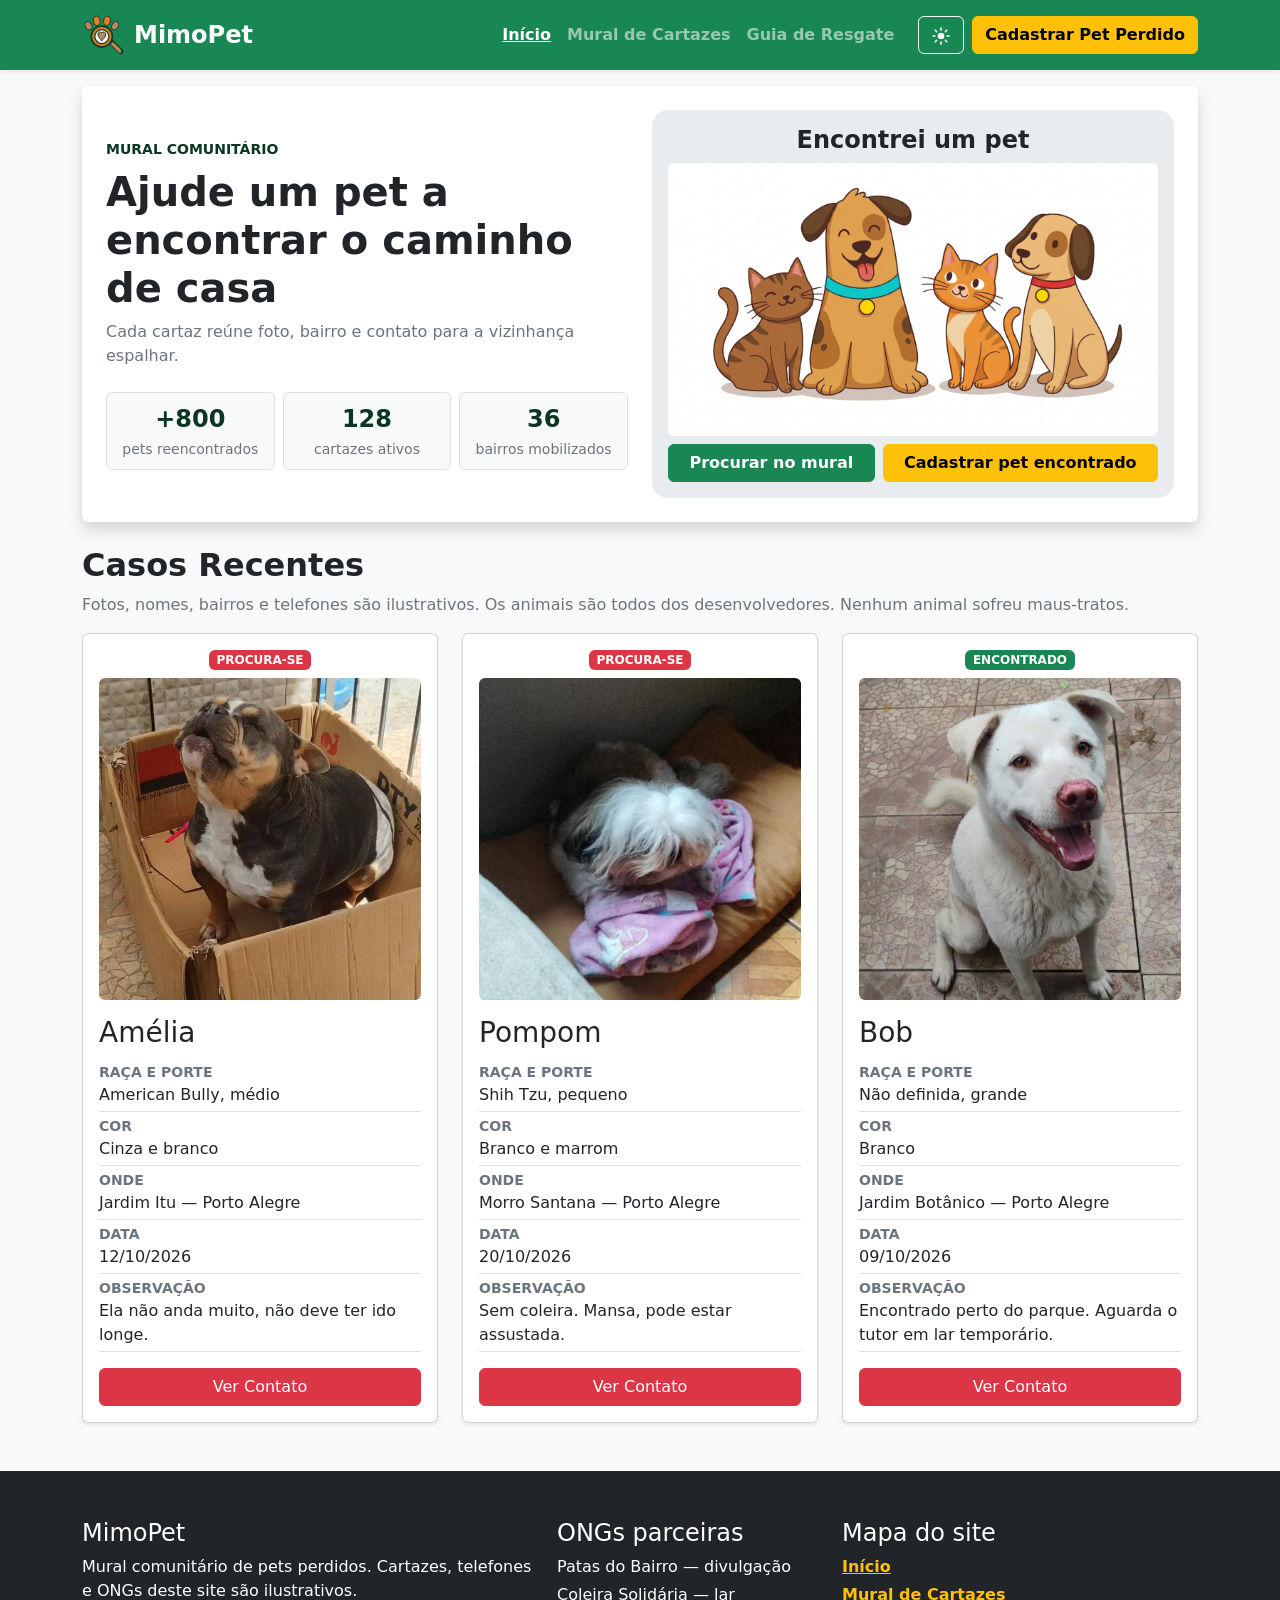
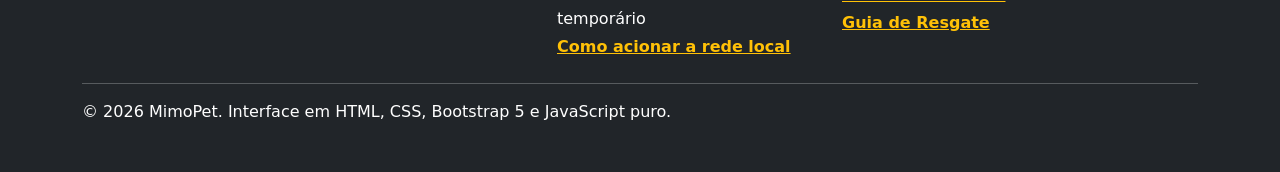
<file: index.html>
<!DOCTYPE html>
<html lang="pt-BR">
  <head>
    <meta charset="UTF-8">
    <meta name="viewport" content="width=device-width, initial-scale=1">
    <meta name="description" content="MimoPet é o mural comunitário para reunir pets perdidos com seus tutores.">
    <meta name="theme-color" content="#198754">
    <script>
      (function () {
        var salvo = null;
        try { salvo = localStorage.getItem("mimo-tema"); } catch (erro) { salvo = null; }
        var escuro = salvo ? salvo === "escuro" : window.matchMedia("(prefers-color-scheme: dark)").matches;
        document.documentElement.setAttribute("data-bs-theme", escuro ? "dark" : "light");
      })();
    </script>
    <title>MimoPet | Ajude um pet a encontrar o caminho de casa</title>
    <link rel="icon" href="images/logo.svg" type="image/svg+xml">
    <link rel="stylesheet" href="https://cdn.jsdelivr.net/npm/bootstrap@5.3.3/dist/css/bootstrap.min.css" integrity="sha384-QWTKZyjpPEjISv5WaRU9OFeRpok6YctnYmDr5pNlyT2bRjXh0JMhjY6hW+ALEwIH" crossorigin="anonymous">
    <link rel="stylesheet" href="css/style.css">
  </head>
  <body class="bg-body-tertiary">
    <a class="visually-hidden-focusable btn btn-warning fw-semibold m-2" href="#conteudo">Ir para o conteúdo</a>

    <header class="sticky-top">
      <nav class="navbar navbar-expand-lg bg-success shadow-sm" data-bs-theme="dark" aria-label="Principal">
        <div class="container">
          <a class="navbar-brand d-flex align-items-center gap-2 fw-bolder fs-4" href="index.html">
            <img class="d-block" src="images/logo.svg" alt="" width="44" height="44">
            MimoPet
          </a>
          <button class="navbar-toggler ms-auto" type="button" data-bs-toggle="collapse" data-bs-target="#menuPrincipal" aria-controls="menuPrincipal" aria-expanded="false" aria-label="Abrir menu">
            <span class="navbar-toggler-icon"></span>
          </button>
          <div class="collapse navbar-collapse py-2 py-lg-0" id="menuPrincipal">
            <ul class="navbar-nav ms-auto">
              <li class="nav-item"><a class="nav-link active text-decoration-underline d-flex align-items-center fw-bold" href="index.html" aria-current="page">Início</a></li>
              <li class="nav-item"><a class="nav-link d-flex align-items-center fw-bold" href="html/mural.html">Mural de Cartazes</a></li>
              <li class="nav-item"><a class="nav-link d-flex align-items-center fw-bold" href="html/guias.html">Guia de Resgate</a></li>
            </ul>
            <div class="d-flex align-items-center justify-content-between gap-3 py-2 py-lg-0 ms-lg-3">
              <span class="fw-semibold text-white d-lg-none">Tema</span>
              <button class="btn btn-outline-light" id="botao-tema" type="button" role="switch" aria-pressed="false" aria-label="Ativar modo escuro">
                <svg id="tema-sol" width="20" height="20" viewBox="0 0 24 24" focusable="false" aria-hidden="true">
                  <circle cx="12" cy="12" r="4" fill="currentColor"></circle>
                  <g fill="none" stroke="currentColor" stroke-width="2" stroke-linecap="round">
                    <path d="M12 2.5v2.2M12 19.3v2.2M2.5 12h2.2M19.3 12h2.2M5.1 5.1l1.6 1.6M17.3 17.3l1.6 1.6M18.9 5.1l-1.6 1.6M6.7 17.3l-1.6 1.6"></path>
                  </g>
                </svg>
                <svg id="tema-lua" width="20" height="20" viewBox="0 0 24 24" focusable="false" aria-hidden="true">
                  <path fill="currentColor" d="M21 12.8A9 9 0 1 1 11.2 3a7 7 0 0 0 9.8 9.8z"></path>
                </svg>
              </button>
            </div>
            <div class="d-grid d-lg-block ms-lg-2">
              <a class="btn btn-warning fw-semibold" href="html/mural.html#cadastrar">Cadastrar Pet Perdido</a>
            </div>
          </div>
        </div>
      </nav>
    </header>

    <main id="conteudo">
      <section class="pt-3" aria-labelledby="titulo-hero">
        <div class="container">
          <div class="card shadow border-0">
            <div class="card-body p-3 p-md-4">
              <div class="row g-3 g-md-4 align-items-center">
                <div class="col-md-6">
                  <p class="text-success-emphasis text-uppercase fw-bold small mb-2">Mural comunitário</p>
                  <h1 id="titulo-hero" class="fw-bold mb-2">Ajude um pet a encontrar o caminho de casa</h1>
                  <p class="text-secondary mb-0">Cada cartaz reúne foto, bairro e contato para a vizinhança espalhar.</p>
                  <ul class="list-unstyled row row-cols-3 g-2 mt-3 mb-0">
                    <li class="col">
                      <div class="border rounded bg-body-tertiary p-2 text-center h-100">
                        <strong class="d-block fs-4 text-success-emphasis" data-contador="800" data-prefixo="+">+0</strong>
                        <span class="small text-secondary">pets reencontrados</span>
                      </div>
                    </li>
                    <li class="col">
                      <div class="border rounded bg-body-tertiary p-2 text-center h-100">
                        <strong class="d-block fs-4 text-success-emphasis" data-contador="128">0</strong>
                        <span class="small text-secondary">cartazes ativos</span>
                      </div>
                    </li>
                    <li class="col">
                      <div class="border rounded bg-body-tertiary p-2 text-center h-100">
                        <strong class="d-block fs-4 text-success-emphasis" data-contador="36">0</strong>
                        <span class="small text-secondary">bairros mobilizados</span>
                      </div>
                    </li>
                  </ul>
                </div>
                <div class="col-md-6">
                  <div class="bg-body-secondary rounded-4 p-3 text-center">
                    <h2 id="titulo-encontrei" class="fw-bold fs-4 mb-0">Encontrei um pet</h2>
                    <img class="img-fluid d-block w-100 object-fit-contain rounded my-2" src="images/encontreiumpet.jpeg" alt="Dois gatos e dois cães sentados lado a lado." width="760" height="340">
                    <div class="d-grid gap-2 d-sm-flex">
                      <a class="btn btn-success fw-semibold flex-grow-1" href="html/mural.html">Procurar no mural</a>
                      <a class="btn btn-warning fw-semibold flex-grow-1" href="html/mural.html#cadastrar-encontrado">Cadastrar pet encontrado</a>
                    </div>
                  </div>
                </div>
              </div>
            </div>
          </div>
        </div>
      </section>

      <section class="pt-4 pb-5" aria-labelledby="titulo-urgentes">
        <div class="container">
          <h2 class="fw-bold" id="titulo-urgentes">Casos Recentes</h2>
          <p class="text-secondary">Fotos, nomes, bairros e telefones são ilustrativos. Os animais são todos dos desenvolvedores. Nenhum animal sofreu maus-tratos.</p>
          <div class="row g-4">
            <div class="col-md-4 d-flex">
              <article class="card w-100 h-100 shadow-sm">
                <div class="card-body d-flex flex-column flex-grow-1">
                  <div class="d-flex justify-content-center mb-2"><span class="badge bg-danger">PROCURA-SE</span></div>
                  <div class="ratio ratio-1x1 w-100 mb-3 rounded overflow-hidden flex-shrink-0">
                    <img class="object-fit-cover" src="images/amelia.png" alt="Amélia, american bully cinza, branca e caramelo, dentro de uma caixa de papelão." width="600" height="600">
                  </div>
                  <h3 class="fs-3">Amélia</h3>
                  <dl class="mb-3">
                    <div class="border-bottom py-1"><dt class="small text-uppercase text-secondary fw-bold mb-0">Raça e porte</dt><dd class="mb-0">American Bully, médio</dd></div>
                    <div class="border-bottom py-1"><dt class="small text-uppercase text-secondary fw-bold mb-0">Cor</dt><dd class="mb-0">Cinza e branco</dd></div>
                    <div class="border-bottom py-1"><dt class="small text-uppercase text-secondary fw-bold mb-0">Onde</dt><dd class="mb-0">Jardim Itu — Porto Alegre</dd></div>
                    <div class="border-bottom py-1"><dt class="small text-uppercase text-secondary fw-bold mb-0">Data</dt><dd class="mb-0">12/10/2026</dd></div>
                    <div class="border-bottom py-1"><dt class="small text-uppercase text-secondary fw-bold mb-0">Observação</dt><dd class="mb-0">Ela não anda muito, não deve ter ido longe.</dd></div>
                  </dl>
                  <button class="btn btn-danger w-100 mt-auto" type="button" data-bs-toggle="modal" data-bs-target="#modalContato" data-pet="Amélia" data-papel="Tutora" data-pessoa="Camila Ribeiro" data-telefone="(11) 99000-1204" data-nota="Número ilustrativo. Não corresponde a uma pessoa real.">Ver Contato</button>
                </div>
              </article>
            </div>
            <div class="col-md-4 d-flex">
              <article class="card w-100 h-100 shadow-sm">
                <div class="card-body d-flex flex-column flex-grow-1">
                  <div class="d-flex justify-content-center mb-2"><span class="badge bg-danger">PROCURA-SE</span></div>
                  <div class="ratio ratio-1x1 w-100 mb-3 rounded overflow-hidden flex-shrink-0">
                    <img class="object-fit-cover" src="images/pompom.png" alt="Pompom, shih-tzu branca e marrom, deitada numa manta rosa." width="600" height="600">
                  </div>
                  <h3 class="fs-3">Pompom</h3>
                  <dl class="mb-3">
                    <div class="border-bottom py-1"><dt class="small text-uppercase text-secondary fw-bold mb-0">Raça e porte</dt><dd class="mb-0">Shih Tzu, pequeno</dd></div>
                    <div class="border-bottom py-1"><dt class="small text-uppercase text-secondary fw-bold mb-0">Cor</dt><dd class="mb-0">Branco e marrom</dd></div>
                    <div class="border-bottom py-1"><dt class="small text-uppercase text-secondary fw-bold mb-0">Onde</dt><dd class="mb-0">Morro Santana — Porto Alegre</dd></div>
                    <div class="border-bottom py-1"><dt class="small text-uppercase text-secondary fw-bold mb-0">Data</dt><dd class="mb-0">20/10/2026</dd></div>
                    <div class="border-bottom py-1"><dt class="small text-uppercase text-secondary fw-bold mb-0">Observação</dt><dd class="mb-0">Sem coleira. Mansa, pode estar assustada.</dd></div>
                  </dl>
                  <button class="btn btn-danger w-100 mt-auto" type="button" data-bs-toggle="modal" data-bs-target="#modalContato" data-pet="Pompom" data-papel="Tutora" data-pessoa="Helena Dias" data-telefone="(41) 99000-7781" data-nota="Número ilustrativo. Não corresponde a uma pessoa real.">Ver Contato</button>
                </div>
              </article>
            </div>
            <div class="col-md-4 d-flex">
              <article class="card w-100 h-100 shadow-sm">
                <div class="card-body d-flex flex-column flex-grow-1">
                  <div class="d-flex justify-content-center mb-2"><span class="badge bg-success">ENCONTRADO</span></div>
                  <div class="ratio ratio-1x1 w-100 mb-3 rounded overflow-hidden flex-shrink-0">
                    <img class="object-fit-cover" src="images/bob.png" alt="Bob, cão branco de porte grande, sentado, com o focinho rosado." width="600" height="600">
                  </div>
                  <h3 class="fs-3">Bob</h3>
                  <dl class="mb-3">
                    <div class="border-bottom py-1"><dt class="small text-uppercase text-secondary fw-bold mb-0">Raça e porte</dt><dd class="mb-0">Não definida, grande</dd></div>
                    <div class="border-bottom py-1"><dt class="small text-uppercase text-secondary fw-bold mb-0">Cor</dt><dd class="mb-0">Branco</dd></div>
                    <div class="border-bottom py-1"><dt class="small text-uppercase text-secondary fw-bold mb-0">Onde</dt><dd class="mb-0">Jardim Botânico — Porto Alegre</dd></div>
                    <div class="border-bottom py-1"><dt class="small text-uppercase text-secondary fw-bold mb-0">Data</dt><dd class="mb-0">09/10/2026</dd></div>
                    <div class="border-bottom py-1"><dt class="small text-uppercase text-secondary fw-bold mb-0">Observação</dt><dd class="mb-0">Encontrado perto do parque. Aguarda o tutor em lar temporário.</dd></div>
                  </dl>
                  <button class="btn btn-danger w-100 mt-auto" type="button" data-bs-toggle="modal" data-bs-target="#modalContato" data-pet="Bob" data-papel="Quem encontrou" data-pessoa="Abrigo Leste" data-telefone="(21) 99000-3302" data-nota="Número ilustrativo. Não corresponde a uma pessoa real.">Ver Contato</button>
                </div>
              </article>
            </div>
          </div>
        </div>
      </section>
    </main>

    <footer class="bg-dark text-white py-5">
      <div class="container">
        <div class="row g-4">
          <div class="col-md-5">
            <h2 class="h4">MimoPet</h2>
            <p class="mb-0">Mural comunitário de pets perdidos. Cartazes, telefones e ONGs deste site são ilustrativos.</p>
          </div>
          <div class="col-6 col-md-3">
            <h2 class="h4">ONGs parceiras</h2>
            <ul class="list-unstyled mb-0">
              <li class="mb-1">Patas do Bairro — divulgação</li>
              <li class="mb-1">Coleira Solidária — lar temporário</li>
              <li><a class="link-warning fw-semibold" href="html/guias.html">Como acionar a rede local</a></li>
            </ul>
          </div>
          <div class="col-6 col-md-4">
            <h2 class="h4">Mapa do site</h2>
            <ul class="list-unstyled mb-0">
              <li class="mb-1"><a class="link-warning fw-semibold" href="index.html">Início</a></li>
              <li class="mb-1"><a class="link-warning fw-semibold" href="html/mural.html">Mural de Cartazes</a></li>
              <li><a class="link-warning fw-semibold" href="html/guias.html">Guia de Resgate</a></li>
            </ul>
          </div>
        </div>
        <p class="border-top border-light border-opacity-25 mb-0 mt-4 pt-3">© <span id="ano-atual">2026</span> MimoPet. Interface em HTML, CSS, Bootstrap 5 e JavaScript puro.</p>
      </div>
    </footer>

    <div class="modal fade" id="modalContato" tabindex="-1" aria-labelledby="contato-titulo" aria-hidden="true">
      <div class="modal-dialog modal-dialog-centered">
        <div class="modal-content">
          <div class="modal-header">
            <h2 class="modal-title h4" id="contato-titulo">Contato</h2>
            <button class="btn-close" type="button" data-bs-dismiss="modal" aria-label="Fechar"></button>
          </div>
          <div class="modal-body">
            <p class="mb-1"><span id="contato-papel">Tutor</span></p>
            <p class="fs-4 mb-1" id="contato-pessoa"></p>
            <p class="mb-2"><strong>Telefone: </strong><span id="contato-telefone"></span></p>
            <p class="mb-0 text-secondary" id="contato-nota"></p>
          </div>
        </div>
      </div>
    </div>

    <script src="https://cdn.jsdelivr.net/npm/bootstrap@5.3.3/dist/js/bootstrap.bundle.min.js" integrity="sha384-YvpcrYf0tY3lHB60NNkmXc5s9fDVZLESaAA55NDzOxhy9GkcIdslK1eN7N6jIeHz" crossorigin="anonymous"></script>
    <script src="js/main.js"></script>
  </body>
</html>
</file>
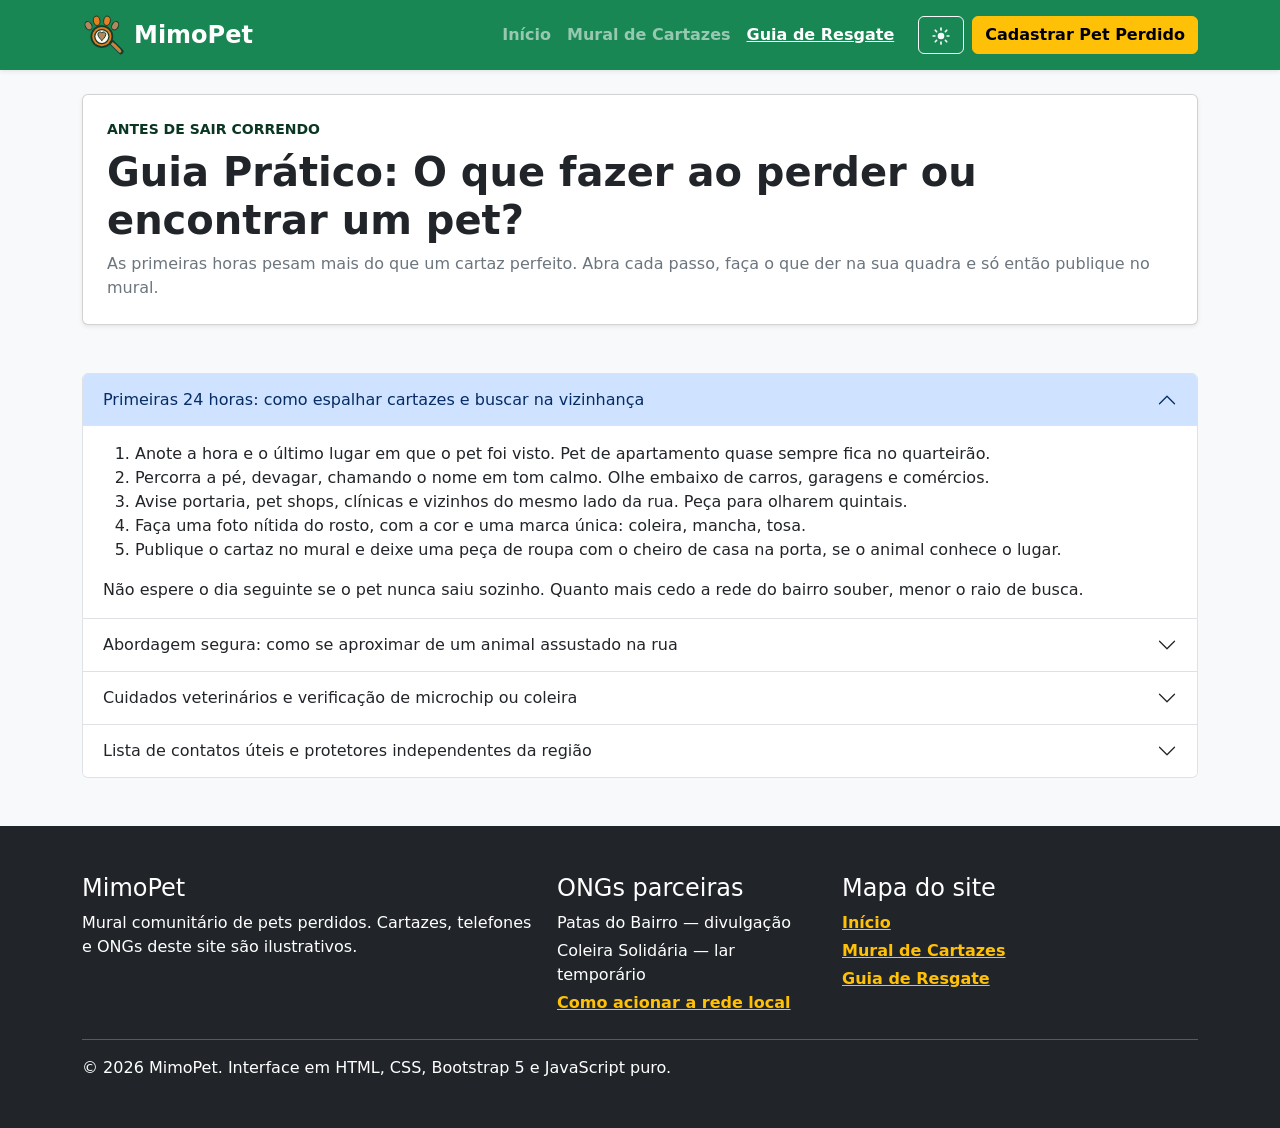
<file: html/guias.html>
<!DOCTYPE html>
<html lang="pt-BR">
  <head>
    <meta charset="UTF-8">
    <meta name="viewport" content="width=device-width, initial-scale=1">
    <meta name="description" content="Guia prático do MimoPet sobre o que fazer ao perder ou encontrar um pet.">
    <meta name="theme-color" content="#198754">
    <script>
      (function () {
        var salvo = null;
        try { salvo = localStorage.getItem("mimo-tema"); } catch (erro) { salvo = null; }
        var escuro = salvo ? salvo === "escuro" : window.matchMedia("(prefers-color-scheme: dark)").matches;
        document.documentElement.setAttribute("data-bs-theme", escuro ? "dark" : "light");
      })();
    </script>
    <title>Guia de Resgate | MimoPet</title>
    <link rel="icon" href="../images/logo.svg" type="image/svg+xml">
    <link rel="stylesheet" href="https://cdn.jsdelivr.net/npm/bootstrap@5.3.3/dist/css/bootstrap.min.css" integrity="sha384-QWTKZyjpPEjISv5WaRU9OFeRpok6YctnYmDr5pNlyT2bRjXh0JMhjY6hW+ALEwIH" crossorigin="anonymous">
    <link rel="stylesheet" href="../css/style.css">
  </head>
  <body class="bg-body-tertiary">
    <a class="visually-hidden-focusable btn btn-warning fw-semibold m-2" href="#conteudo">Ir para o conteúdo</a>

    <header class="sticky-top">
      <nav class="navbar navbar-expand-lg bg-success shadow-sm" data-bs-theme="dark" aria-label="Principal">
        <div class="container">
          <a class="navbar-brand d-flex align-items-center gap-2 fw-bolder fs-4" href="../index.html">
            <img class="d-block" src="../images/logo.svg" alt="" width="44" height="44">
            MimoPet
          </a>
          <button class="navbar-toggler ms-auto" type="button" data-bs-toggle="collapse" data-bs-target="#menuPrincipal" aria-controls="menuPrincipal" aria-expanded="false" aria-label="Abrir menu">
            <span class="navbar-toggler-icon"></span>
          </button>
          <div class="collapse navbar-collapse py-2 py-lg-0" id="menuPrincipal">
            <ul class="navbar-nav ms-auto">
              <li class="nav-item"><a class="nav-link d-flex align-items-center fw-bold" href="../index.html">Início</a></li>
              <li class="nav-item"><a class="nav-link d-flex align-items-center fw-bold" href="mural.html">Mural de Cartazes</a></li>
              <li class="nav-item"><a class="nav-link active text-decoration-underline d-flex align-items-center fw-bold" href="guias.html" aria-current="page">Guia de Resgate</a></li>
            </ul>
            <div class="d-flex align-items-center justify-content-between gap-3 py-2 py-lg-0 ms-lg-3">
              <span class="fw-semibold text-white d-lg-none">Tema</span>
              <button class="btn btn-outline-light" id="botao-tema" type="button" role="switch" aria-pressed="false" aria-label="Ativar modo escuro">
                <svg id="tema-sol" width="20" height="20" viewBox="0 0 24 24" focusable="false" aria-hidden="true">
                  <circle cx="12" cy="12" r="4" fill="currentColor"></circle>
                  <g fill="none" stroke="currentColor" stroke-width="2" stroke-linecap="round">
                    <path d="M12 2.5v2.2M12 19.3v2.2M2.5 12h2.2M19.3 12h2.2M5.1 5.1l1.6 1.6M17.3 17.3l1.6 1.6M18.9 5.1l-1.6 1.6M6.7 17.3l-1.6 1.6"></path>
                  </g>
                </svg>
                <svg id="tema-lua" width="20" height="20" viewBox="0 0 24 24" focusable="false" aria-hidden="true">
                  <path fill="currentColor" d="M21 12.8A9 9 0 1 1 11.2 3a7 7 0 0 0 9.8 9.8z"></path>
                </svg>
              </button>
            </div>
            <div class="d-grid d-lg-block ms-lg-2">
              <a class="btn btn-warning fw-semibold" href="mural.html#cadastrar">Cadastrar Pet Perdido</a>
            </div>
          </div>
        </div>
      </nav>
    </header>

    <main id="conteudo">
      <section class="pt-4" aria-labelledby="titulo-pagina">
        <div class="container">
          <div class="card shadow-sm">
            <div class="card-body p-3 p-md-4">
              <p class="text-success-emphasis text-uppercase fw-bold small mb-2">Antes de sair correndo</p>
              <h1 class="fw-bold" id="titulo-pagina">Guia Prático: O que fazer ao perder ou encontrar um pet?</h1>
              <p class="mb-0 text-secondary">As primeiras horas pesam mais do que um cartaz perfeito. Abra cada passo, faça o que der na sua quadra e só então publique no mural.</p>
            </div>
          </div>
        </div>
      </section>

      <section class="py-5" aria-labelledby="titulo-passos">
        <div class="container">
          <h2 class="visually-hidden" id="titulo-passos">Passos do resgate</h2>
          <div class="accordion" id="guiaResgate">
            <div class="accordion-item">
              <h3 class="accordion-header" id="cabecalhoHoras">
                <button class="accordion-button" type="button" data-bs-toggle="collapse" data-bs-target="#itemHoras" aria-expanded="true" aria-controls="itemHoras">
                  Primeiras 24 horas: como espalhar cartazes e buscar na vizinhança
                </button>
              </h3>
              <div id="itemHoras" class="accordion-collapse collapse show" aria-labelledby="cabecalhoHoras" data-bs-parent="#guiaResgate">
                <div class="accordion-body">
                  <ol>
                    <li>Anote a hora e o último lugar em que o pet foi visto. Pet de apartamento quase sempre fica no quarteirão.</li>
                    <li>Percorra a pé, devagar, chamando o nome em tom calmo. Olhe embaixo de carros, garagens e comércios.</li>
                    <li>Avise portaria, pet shops, clínicas e vizinhos do mesmo lado da rua. Peça para olharem quintais.</li>
                    <li>Faça uma foto nítida do rosto, com a cor e uma marca única: coleira, mancha, tosa.</li>
                    <li>Publique o cartaz no mural e deixe uma peça de roupa com o cheiro de casa na porta, se o animal conhece o lugar.</li>
                  </ol>
                  <p class="mb-0">Não espere o dia seguinte se o pet nunca saiu sozinho. Quanto mais cedo a rede do bairro souber, menor o raio de busca.</p>
                </div>
              </div>
            </div>

            <div class="accordion-item">
              <h3 class="accordion-header" id="cabecalhoAbordagem">
                <button class="accordion-button collapsed" type="button" data-bs-toggle="collapse" data-bs-target="#itemAbordagem" aria-expanded="false" aria-controls="itemAbordagem">
                  Abordagem segura: como se aproximar de um animal assustado na rua
                </button>
              </h3>
              <div id="itemAbordagem" class="accordion-collapse collapse" aria-labelledby="cabecalhoAbordagem" data-bs-parent="#guiaResgate">
                <div class="accordion-body">
                  <ol>
                    <li>Não corra atrás. Perseguição faz o animal atravessar a rua.</li>
                    <li>Agache de lado, evite olhar fixo e estenda a mão fechada, sem pegar de uma vez.</li>
                    <li>Ofereça um pouco de comida no chão e espere ele chegar. Gato assustado prefere uma caixa ou toalha a um colo.</li>
                    <li>Se houver ferimento, rosnado ou risco de mordida, não force. Chame alguém experiente e isole o local.</li>
                    <li>Depois de conter, leve para um lugar quieto, com água, longe de outros animais.</li>
                  </ol>
                  <p class="mb-0">Calma também é segurança para quem ajuda. Um cartaz bom não compensa um acidente na rua.</p>
                </div>
              </div>
            </div>

            <div class="accordion-item">
              <h3 class="accordion-header" id="cabecalhoChip">
                <button class="accordion-button collapsed" type="button" data-bs-toggle="collapse" data-bs-target="#itemChip" aria-expanded="false" aria-controls="itemChip">
                  Cuidados veterinários e verificação de microchip ou coleira
                </button>
              </h3>
              <div id="itemChip" class="accordion-collapse collapse" aria-labelledby="cabecalhoChip" data-bs-parent="#guiaResgate">
                <div class="accordion-body">
                  <ol>
                    <li>Leia a coleira antes de tirar qualquer coisa. O telefone pode estar na plaquinha.</li>
                    <li>Leve o animal a uma clínica ou ao centro de zoonoses para ler o microchip. A leitura é rápida e não dói.</li>
                    <li>Não publique o pet como "para adoção" no mesmo dia. O tutor pode estar procurando.</li>
                    <li>Se houver sangramento, mancar ou apatia, o veterinário vem antes do cartaz.</li>
                    <li>Anote clínica, horário e o número do chip, se existir, para passar a quem responder.</li>
                  </ol>
                  <p class="mb-0">Encontrou com coleira ou chip: o caminho é devolver. O mural serve para avisar, não para transferir a guarda.</p>
                </div>
              </div>
            </div>

            <div class="accordion-item">
              <h3 class="accordion-header" id="cabecalhoContatos">
                <button class="accordion-button collapsed" type="button" data-bs-toggle="collapse" data-bs-target="#itemContatos" aria-expanded="false" aria-controls="itemContatos">
                  Lista de contatos úteis e protetores independentes da região
                </button>
              </h3>
              <div id="itemContatos" class="accordion-collapse collapse" aria-labelledby="cabecalhoContatos" data-bs-parent="#guiaResgate">
                <div class="accordion-body">
                  <p>Confirme o telefone no site da prefeitura. A lista abaixo mostra o tipo de rede que o mural complementa. Nomes e contatos são ilustrativos.</p>
                  <ul>
                    <li><strong>Centro de Controle de Zoonoses do município:</strong> leitura de chip, animais feridos e orientação oficial. Procure o número da sua cidade.</li>
                    <li><strong>Clínica veterinária mais próxima:</strong> primeiro atendimento e leitura de chip fora do horário do CCZ.</li>
                    <li><strong>Patas do Bairro:</strong> grupo ilustrativo de divulgação de cartazes no comércio local.</li>
                    <li><strong>Coleira Solidária:</strong> rede ilustrativa de lar temporário para quem encontrou um animal e não pode ficar com ele.</li>
                  </ul>
                  <p class="mb-0">Ao ligar, diga espécie, cor, porte, bairro, horário e se há ferimento. Uma frase clara vale mais do que dez mensagens iguais.</p>
                </div>
              </div>
            </div>
          </div>
        </div>
      </section>
    </main>

    <footer class="bg-dark text-white py-5">
      <div class="container">
        <div class="row g-4">
          <div class="col-md-5">
            <h2 class="h4">MimoPet</h2>
            <p class="mb-0">Mural comunitário de pets perdidos. Cartazes, telefones e ONGs deste site são ilustrativos.</p>
          </div>
          <div class="col-6 col-md-3">
            <h2 class="h4">ONGs parceiras</h2>
            <ul class="list-unstyled mb-0">
              <li class="mb-1">Patas do Bairro — divulgação</li>
              <li class="mb-1">Coleira Solidária — lar temporário</li>
              <li><a class="link-warning fw-semibold" href="guias.html">Como acionar a rede local</a></li>
            </ul>
          </div>
          <div class="col-6 col-md-4">
            <h2 class="h4">Mapa do site</h2>
            <ul class="list-unstyled mb-0">
              <li class="mb-1"><a class="link-warning fw-semibold" href="../index.html">Início</a></li>
              <li class="mb-1"><a class="link-warning fw-semibold" href="mural.html">Mural de Cartazes</a></li>
              <li><a class="link-warning fw-semibold" href="guias.html">Guia de Resgate</a></li>
            </ul>
          </div>
        </div>
        <p class="border-top border-light border-opacity-25 mb-0 mt-4 pt-3">© <span id="ano-atual">2026</span> MimoPet. Interface em HTML, CSS, Bootstrap 5 e JavaScript puro.</p>
      </div>
    </footer>

    <script src="https://cdn.jsdelivr.net/npm/bootstrap@5.3.3/dist/js/bootstrap.bundle.min.js" integrity="sha384-YvpcrYf0tY3lHB60NNkmXc5s9fDVZLESaAA55NDzOxhy9GkcIdslK1eN7N6jIeHz" crossorigin="anonymous"></script>
    <script src="../js/main.js"></script>
  </body>
</html>
</file>
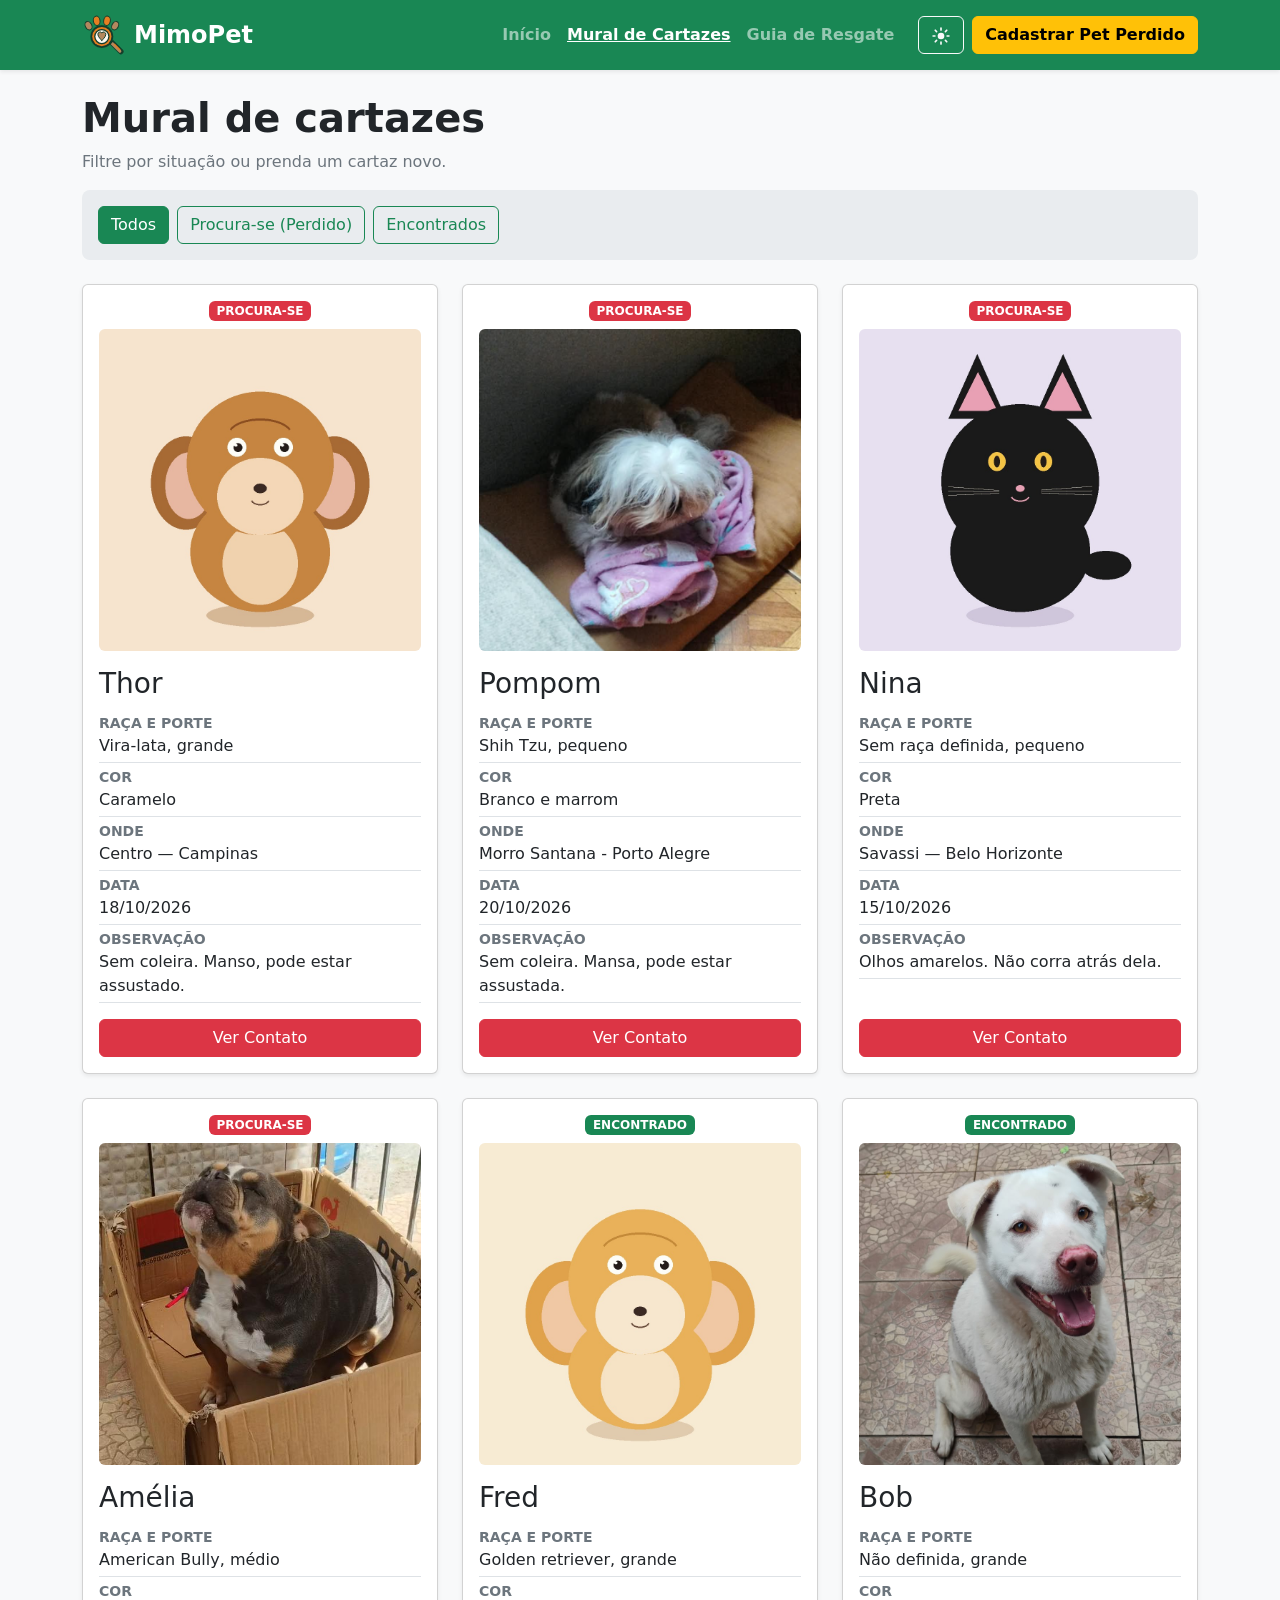
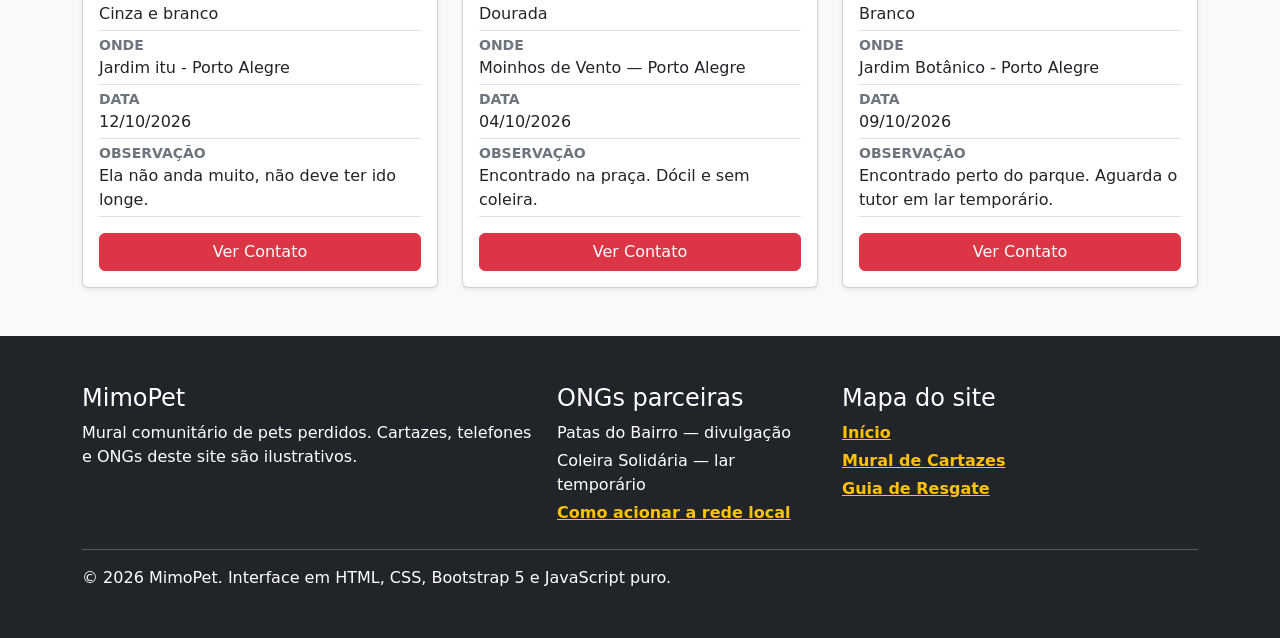
<file: html/mural.html>
<!DOCTYPE html>
<html lang="pt-BR">
  <head>
    <meta charset="UTF-8">
    <meta name="viewport" content="width=device-width, initial-scale=1">
    <meta name="description" content="Mural de cartazes do MimoPet, com pets perdidos e encontrados e cadastro simulado de um novo cartaz.">
    <meta name="theme-color" content="#198754">
    <script>
      (function () {
        var salvo = null;
        try { salvo = localStorage.getItem("mimo-tema"); } catch (erro) { salvo = null; }
        var escuro = salvo ? salvo === "escuro" : window.matchMedia("(prefers-color-scheme: dark)").matches;
        document.documentElement.setAttribute("data-bs-theme", escuro ? "dark" : "light");
      })();
    </script>
    <title>Mural de Cartazes | MimoPet</title>
    <link rel="icon" href="../images/logo.svg" type="image/svg+xml">
    <link rel="stylesheet" href="https://cdn.jsdelivr.net/npm/bootstrap@5.3.3/dist/css/bootstrap.min.css" integrity="sha384-QWTKZyjpPEjISv5WaRU9OFeRpok6YctnYmDr5pNlyT2bRjXh0JMhjY6hW+ALEwIH" crossorigin="anonymous">
    <link rel="stylesheet" href="../css/style.css">
  </head>
  <body class="bg-body-tertiary">
    <a class="visually-hidden-focusable btn btn-warning fw-semibold m-2" href="#conteudo">Ir para o conteúdo</a>

    <header class="sticky-top">
      <nav class="navbar navbar-expand-lg bg-success shadow-sm" data-bs-theme="dark" aria-label="Principal">
        <div class="container">
          <a class="navbar-brand d-flex align-items-center gap-2 fw-bolder fs-4" href="../index.html">
            <img class="d-block" src="../images/logo.svg" alt="" width="44" height="44">
            MimoPet
          </a>
          <button class="navbar-toggler ms-auto" type="button" data-bs-toggle="collapse" data-bs-target="#menuPrincipal" aria-controls="menuPrincipal" aria-expanded="false" aria-label="Abrir menu">
            <span class="navbar-toggler-icon"></span>
          </button>
          <div class="collapse navbar-collapse py-2 py-lg-0" id="menuPrincipal">
            <ul class="navbar-nav ms-auto">
              <li class="nav-item"><a class="nav-link d-flex align-items-center fw-bold" href="../index.html">Início</a></li>
              <li class="nav-item"><a class="nav-link active text-decoration-underline d-flex align-items-center fw-bold" href="mural.html" aria-current="page">Mural de Cartazes</a></li>
              <li class="nav-item"><a class="nav-link d-flex align-items-center fw-bold" href="guias.html">Guia de Resgate</a></li>
            </ul>
            <div class="d-flex align-items-center justify-content-between gap-3 py-2 py-lg-0 ms-lg-3">
              <span class="fw-semibold text-white d-lg-none">Tema</span>
              <button class="btn btn-outline-light" id="botao-tema" type="button" role="switch" aria-pressed="false" aria-label="Ativar modo escuro">
                <svg id="tema-sol" width="20" height="20" viewBox="0 0 24 24" focusable="false" aria-hidden="true">
                  <circle cx="12" cy="12" r="4" fill="currentColor"></circle>
                  <g fill="none" stroke="currentColor" stroke-width="2" stroke-linecap="round">
                    <path d="M12 2.5v2.2M12 19.3v2.2M2.5 12h2.2M19.3 12h2.2M5.1 5.1l1.6 1.6M17.3 17.3l1.6 1.6M18.9 5.1l-1.6 1.6M6.7 17.3l-1.6 1.6"></path>
                  </g>
                </svg>
                <svg id="tema-lua" width="20" height="20" viewBox="0 0 24 24" focusable="false" aria-hidden="true">
                  <path fill="currentColor" d="M21 12.8A9 9 0 1 1 11.2 3a7 7 0 0 0 9.8 9.8z"></path>
                </svg>
              </button>
            </div>
            <div class="d-grid d-lg-block ms-lg-2">
              <button class="btn btn-warning fw-semibold" type="button" data-bs-toggle="modal" data-bs-target="#modalCadastro">Cadastrar Pet Perdido</button>
            </div>
          </div>
        </div>
      </nav>
    </header>

    <main id="conteudo">
      <section class="pt-4" aria-labelledby="titulo-pagina">
        <div class="container">
          <h1 class="fw-bold" id="titulo-pagina">Mural de cartazes</h1>
          <p class="text-secondary">Filtre por situação ou prenda um cartaz novo.</p>
          <div class="bg-body-secondary rounded-3 d-flex flex-wrap align-items-center gap-2 p-3 mb-4">
            <div class="d-grid gap-2 d-sm-flex w-100" role="group" aria-label="Filtrar cartazes">
              <button class="btn btn-outline-success active" type="button" data-filtro="todos" aria-pressed="true">Todos</button>
              <button class="btn btn-outline-success" type="button" data-filtro="perdido" aria-pressed="false">Procura-se (Perdido)</button>
              <button class="btn btn-outline-success" type="button" data-filtro="encontrado" aria-pressed="false">Encontrados</button>
            </div>
          </div>
          <div class="alert alert-success d-none" id="aviso-publicado" role="status"></div>
          <div class="alert alert-warning d-none" id="sem-resultados">Nenhum cartaz nesta situação. Troque o filtro ou cadastre um pet.</div>
        </div>
      </section>

      <section class="pt-0 pb-5" aria-labelledby="titulo-grade">
        <div class="container">
          <h2 class="visually-hidden" id="titulo-grade">Cartazes publicados</h2>
          <div class="row g-4" id="grade-cartazes">
            <div class="col-sm-6 col-lg-4 d-flex" data-situacao="perdido">
              <article class="card w-100 h-100 shadow-sm" id="cartaz-thor">
                <div class="card-body d-flex flex-column flex-grow-1">
                  <div class="d-flex justify-content-center mb-2"><span class="badge bg-danger">PROCURA-SE</span></div>
                  <div class="ratio ratio-1x1 w-100 mb-3 rounded overflow-hidden flex-shrink-0">
                    <img class="object-fit-cover" src="../images/pet2.jpg" alt="Thor, vira-lata caramelo de porte grande, com orelhas caídas." width="600" height="600">
                  </div>
                  <h2 class="fs-3">Thor</h2>
                  <dl class="mb-3">
                    <div class="border-bottom py-1"><dt class="small text-uppercase text-secondary fw-bold mb-0">Raça e porte</dt><dd class="mb-0">Vira-lata, grande</dd></div>
                    <div class="border-bottom py-1"><dt class="small text-uppercase text-secondary fw-bold mb-0">Cor</dt><dd class="mb-0">Caramelo</dd></div>
                    <div class="border-bottom py-1"><dt class="small text-uppercase text-secondary fw-bold mb-0">Onde</dt><dd class="mb-0">Centro — Campinas</dd></div>
                    <div class="border-bottom py-1"><dt class="small text-uppercase text-secondary fw-bold mb-0">Data</dt><dd class="mb-0">18/10/2026</dd></div>
                    <div class="border-bottom py-1"><dt class="small text-uppercase text-secondary fw-bold mb-0">Observação</dt><dd class="mb-0">Sem coleira. Manso, pode estar assustado.</dd></div>
                  </dl>
                  <button class="btn btn-danger w-100 mt-auto" type="button" data-bs-toggle="modal" data-bs-target="#modalContato" data-pet="Thor" data-papel="Tutor" data-pessoa="Paulo Mendes" data-telefone="(19) 99000-4410" data-nota="Número ilustrativo. Não corresponde a uma pessoa real.">Ver Contato</button>
                </div>
              </article>
            </div>
            <div class="col-sm-6 col-lg-4 d-flex" data-situacao="perdido">
              <article class="card w-100 h-100 shadow-sm" id="cartaz-mel">
                <div class="card-body d-flex flex-column flex-grow-1">
                  <div class="d-flex justify-content-center mb-2"><span class="badge bg-danger">PROCURA-SE</span></div>
                  <div class="ratio ratio-1x1 w-100 mb-3 rounded overflow-hidden flex-shrink-0">
                    <img class="object-fit-cover" src="../images/pompom.png" alt="Pompom, shih-tzu branca e marrom, deitada numa manta rosa." width="600" height="600">
                  </div>
                  <h2 class="fs-3">Pompom</h2>
                  <dl class="mb-3">
                    <div class="border-bottom py-1"><dt class="small text-uppercase text-secondary fw-bold mb-0">Raça e porte</dt><dd class="mb-0">Shih Tzu, pequeno</dd></div>
                    <div class="border-bottom py-1"><dt class="small text-uppercase text-secondary fw-bold mb-0">Cor</dt><dd class="mb-0">Branco e marrom</dd></div>
                    <div class="border-bottom py-1"><dt class="small text-uppercase text-secondary fw-bold mb-0">Onde</dt><dd class="mb-0">Morro Santana - Porto Alegre</dd></div>
                    <div class="border-bottom py-1"><dt class="small text-uppercase text-secondary fw-bold mb-0">Data</dt><dd class="mb-0">20/10/2026</dd></div>
                    <div class="border-bottom py-1"><dt class="small text-uppercase text-secondary fw-bold mb-0">Observação</dt><dd class="mb-0">Sem coleira. Mansa, pode estar assustada.</dd></div>
                  </dl>
                  <button class="btn btn-danger w-100 mt-auto" type="button" data-bs-toggle="modal" data-bs-target="#modalContato" data-pet="Pompom" data-papel="Tutora" data-pessoa="Helena Dias" data-telefone="(41) 99000-7781" data-nota="Número ilustrativo. Não corresponde a uma pessoa real.">Ver Contato</button>
                </div>
              </article>
            </div>
            <div class="col-sm-6 col-lg-4 d-flex" data-situacao="perdido">
              <article class="card w-100 h-100 shadow-sm" id="cartaz-nina">
                <div class="card-body d-flex flex-column flex-grow-1">
                  <div class="d-flex justify-content-center mb-2"><span class="badge bg-danger">PROCURA-SE</span></div>
                  <div class="ratio ratio-1x1 w-100 mb-3 rounded overflow-hidden flex-shrink-0">
                    <img class="object-fit-cover" src="../images/pet5.jpg" alt="Nina, gata preta de porte pequeno, com olhos amarelos." width="600" height="600">
                  </div>
                  <h2 class="fs-3">Nina</h2>
                  <dl class="mb-3">
                    <div class="border-bottom py-1"><dt class="small text-uppercase text-secondary fw-bold mb-0">Raça e porte</dt><dd class="mb-0">Sem raça definida, pequeno</dd></div>
                    <div class="border-bottom py-1"><dt class="small text-uppercase text-secondary fw-bold mb-0">Cor</dt><dd class="mb-0">Preta</dd></div>
                    <div class="border-bottom py-1"><dt class="small text-uppercase text-secondary fw-bold mb-0">Onde</dt><dd class="mb-0">Savassi — Belo Horizonte</dd></div>
                    <div class="border-bottom py-1"><dt class="small text-uppercase text-secondary fw-bold mb-0">Data</dt><dd class="mb-0">15/10/2026</dd></div>
                    <div class="border-bottom py-1"><dt class="small text-uppercase text-secondary fw-bold mb-0">Observação</dt><dd class="mb-0">Olhos amarelos. Não corra atrás dela.</dd></div>
                  </dl>
                  <button class="btn btn-danger w-100 mt-auto" type="button" data-bs-toggle="modal" data-bs-target="#modalContato" data-pet="Nina" data-papel="Tutora" data-pessoa="Lúcia Amaral" data-telefone="(31) 99000-9055" data-nota="Número ilustrativo. Não corresponde a uma pessoa real.">Ver Contato</button>
                </div>
              </article>
            </div>
            <div class="col-sm-6 col-lg-4 d-flex" data-situacao="perdido">
              <article class="card w-100 h-100 shadow-sm" id="cartaz-luna">
                <div class="card-body d-flex flex-column flex-grow-1">
                  <div class="d-flex justify-content-center mb-2"><span class="badge bg-danger">PROCURA-SE</span></div>
                  <div class="ratio ratio-1x1 w-100 mb-3 rounded overflow-hidden flex-shrink-0">
                    <img class="object-fit-cover" src="../images/amelia.png" alt="Amélia, american bully cinza, branca e caramelo, dentro de uma caixa de papelão." width="600" height="600">
                  </div>
                  <h2 class="fs-3">Amélia</h2>
                  <dl class="mb-3">
                    <div class="border-bottom py-1"><dt class="small text-uppercase text-secondary fw-bold mb-0">Raça e porte</dt><dd class="mb-0">American Bully, médio</dd></div>
                    <div class="border-bottom py-1"><dt class="small text-uppercase text-secondary fw-bold mb-0">Cor</dt><dd class="mb-0">Cinza e branco</dd></div>
                    <div class="border-bottom py-1"><dt class="small text-uppercase text-secondary fw-bold mb-0">Onde</dt><dd class="mb-0">Jardim itu - Porto Alegre</dd></div>
                    <div class="border-bottom py-1"><dt class="small text-uppercase text-secondary fw-bold mb-0">Data</dt><dd class="mb-0">12/10/2026</dd></div>
                    <div class="border-bottom py-1"><dt class="small text-uppercase text-secondary fw-bold mb-0">Observação</dt><dd class="mb-0">Ela não anda muito, não deve ter ido longe.</dd></div>
                  </dl>
                  <button class="btn btn-danger w-100 mt-auto" type="button" data-bs-toggle="modal" data-bs-target="#modalContato" data-pet="Amélia" data-papel="Tutora" data-pessoa="Camila Ribeiro" data-telefone="(11) 99000-1204" data-nota="Número ilustrativo. Não corresponde a uma pessoa real.">Ver Contato</button>
                </div>
              </article>
            </div>
            <div class="col-sm-6 col-lg-4 d-flex" data-situacao="encontrado">
              <article class="card w-100 h-100 shadow-sm" id="cartaz-fred">
                <div class="card-body d-flex flex-column flex-grow-1">
                  <div class="d-flex justify-content-center mb-2"><span class="badge bg-success">ENCONTRADO</span></div>
                  <div class="ratio ratio-1x1 w-100 mb-3 rounded overflow-hidden flex-shrink-0">
                    <img class="object-fit-cover" src="../images/pet6.jpg" alt="Fred, golden retriever de porte grande, com pelagem dourada." width="600" height="600">
                  </div>
                  <h2 class="fs-3">Fred</h2>
                  <dl class="mb-3">
                    <div class="border-bottom py-1"><dt class="small text-uppercase text-secondary fw-bold mb-0">Raça e porte</dt><dd class="mb-0">Golden retriever, grande</dd></div>
                    <div class="border-bottom py-1"><dt class="small text-uppercase text-secondary fw-bold mb-0">Cor</dt><dd class="mb-0">Dourada</dd></div>
                    <div class="border-bottom py-1"><dt class="small text-uppercase text-secondary fw-bold mb-0">Onde</dt><dd class="mb-0">Moinhos de Vento — Porto Alegre</dd></div>
                    <div class="border-bottom py-1"><dt class="small text-uppercase text-secondary fw-bold mb-0">Data</dt><dd class="mb-0">04/10/2026</dd></div>
                    <div class="border-bottom py-1"><dt class="small text-uppercase text-secondary fw-bold mb-0">Observação</dt><dd class="mb-0">Encontrado na praça. Dócil e sem coleira.</dd></div>
                  </dl>
                  <button class="btn btn-danger w-100 mt-auto" type="button" data-bs-toggle="modal" data-bs-target="#modalContato" data-pet="Fred" data-papel="Quem encontrou" data-pessoa="João Keller" data-telefone="(51) 99000-2218" data-nota="Número ilustrativo. Não corresponde a uma pessoa real.">Ver Contato</button>
                </div>
              </article>
            </div>
            <div class="col-sm-6 col-lg-4 d-flex" data-situacao="encontrado">
              <article class="card w-100 h-100 shadow-sm" id="cartaz-bidu">
                <div class="card-body d-flex flex-column flex-grow-1">
                  <div class="d-flex justify-content-center mb-2"><span class="badge bg-success">ENCONTRADO</span></div>
                  <div class="ratio ratio-1x1 w-100 mb-3 rounded overflow-hidden flex-shrink-0">
                    <img class="object-fit-cover" src="../images/bob.png" alt="Bob, cão branco de porte grande, sentado, com o focinho rosado." width="600" height="600">
                  </div>
                  <h2 class="fs-3">Bob</h2>
                  <dl class="mb-3">
                    <div class="border-bottom py-1"><dt class="small text-uppercase text-secondary fw-bold mb-0">Raça e porte</dt><dd class="mb-0">Não definida, grande</dd></div>
                    <div class="border-bottom py-1"><dt class="small text-uppercase text-secondary fw-bold mb-0">Cor</dt><dd class="mb-0">Branco</dd></div>
                    <div class="border-bottom py-1"><dt class="small text-uppercase text-secondary fw-bold mb-0">Onde</dt><dd class="mb-0">Jardim Botânico - Porto Alegre</dd></div>
                    <div class="border-bottom py-1"><dt class="small text-uppercase text-secondary fw-bold mb-0">Data</dt><dd class="mb-0">09/10/2026</dd></div>
                    <div class="border-bottom py-1"><dt class="small text-uppercase text-secondary fw-bold mb-0">Observação</dt><dd class="mb-0">Encontrado perto do parque. Aguarda o tutor em lar temporário.</dd></div>
                  </dl>
                  <button class="btn btn-danger w-100 mt-auto" type="button" data-bs-toggle="modal" data-bs-target="#modalContato" data-pet="Bob" data-papel="Quem encontrou" data-pessoa="Abrigo Leste" data-telefone="(21) 99000-3302" data-nota="Número ilustrativo. Não corresponde a uma pessoa real.">Ver Contato</button>
                </div>
              </article>
            </div>
          </div>
        </div>
      </section>
    </main>

    <footer class="bg-dark text-white py-5">
      <div class="container">
        <div class="row g-4">
          <div class="col-md-5">
            <h2 class="h4">MimoPet</h2>
            <p class="mb-0">Mural comunitário de pets perdidos. Cartazes, telefones e ONGs deste site são ilustrativos.</p>
          </div>
          <div class="col-6 col-md-3">
            <h2 class="h4">ONGs parceiras</h2>
            <ul class="list-unstyled mb-0">
              <li class="mb-1">Patas do Bairro — divulgação</li>
              <li class="mb-1">Coleira Solidária — lar temporário</li>
              <li><a class="link-warning fw-semibold" href="guias.html">Como acionar a rede local</a></li>
            </ul>
          </div>
          <div class="col-6 col-md-4">
            <h2 class="h4">Mapa do site</h2>
            <ul class="list-unstyled mb-0">
              <li class="mb-1"><a class="link-warning fw-semibold" href="../index.html">Início</a></li>
              <li class="mb-1"><a class="link-warning fw-semibold" href="mural.html">Mural de Cartazes</a></li>
              <li><a class="link-warning fw-semibold" href="guias.html">Guia de Resgate</a></li>
            </ul>
          </div>
        </div>
        <p class="border-top border-light border-opacity-25 mb-0 mt-4 pt-3">© <span id="ano-atual">2026</span> MimoPet. Interface em HTML, CSS, Bootstrap 5 e JavaScript puro.</p>
      </div>
    </footer>

    <div class="modal fade" id="modalContato" tabindex="-1" aria-labelledby="contato-titulo" aria-hidden="true">
      <div class="modal-dialog modal-dialog-centered">
        <div class="modal-content">
          <div class="modal-header">
            <h2 class="modal-title h4" id="contato-titulo">Contato</h2>
            <button class="btn-close" type="button" data-bs-dismiss="modal" aria-label="Fechar"></button>
          </div>
          <div class="modal-body">
            <p class="mb-1" id="contato-papel">Tutor</p>
            <p class="fs-4 mb-1" id="contato-pessoa"></p>
            <p class="mb-2"><strong>Telefone: </strong><span id="contato-telefone"></span></p>
            <p class="mb-0 text-secondary" id="contato-nota"></p>
          </div>
        </div>
      </div>
    </div>

    <div class="modal fade" id="modalCadastro" tabindex="-1" aria-labelledby="titulo-cadastro" aria-hidden="true">
      <div class="modal-dialog modal-dialog-centered modal-lg modal-dialog-scrollable">
        <div class="modal-content">
          <div class="modal-header">
            <h2 class="modal-title h4" id="titulo-cadastro">Cadastrar Pet Perdido</h2>
            <button class="btn-close" type="button" data-bs-dismiss="modal" aria-label="Fechar"></button>
          </div>
          <div class="modal-body">
            <form id="form-cadastro">
              <p class="text-secondary" id="ajuda-cadastro">Simulação de upload. A foto é lida com FileReader e o cartaz aparece na hora, sem servidor.</p>
              <div class="row g-3">
                <div class="col-md-6">
                  <label class="form-label fw-bold" for="nome">Nome do pet</label>
                  <input class="form-control" id="nome" name="nome" type="text" required autocomplete="off">
                </div>
                <div class="col-md-6">
                  <label class="form-label fw-bold" for="situacao">Situação</label>
                  <select class="form-select" id="situacao" name="situacao" required>
                    <option value="perdido">Procura-se (perdido)</option>
                    <option value="encontrado">Encontrado</option>
                  </select>
                </div>
                <div class="col-md-6">
                  <label class="form-label fw-bold" for="raca">Raça e porte</label>
                  <input class="form-control" id="raca" name="raca" type="text" required placeholder="Ex.: vira-lata, médio">
                </div>
                <div class="col-md-6">
                  <label class="form-label fw-bold" for="cor">Cor</label>
                  <input class="form-control" id="cor" name="cor" type="text" required>
                </div>
                <div class="col-md-8">
                  <label class="form-label fw-bold" for="lugar">Bairro e cidade</label>
                  <input class="form-control" id="lugar" name="lugar" type="text" required>
                </div>
                <div class="col-md-4">
                  <label class="form-label fw-bold" for="data">Data</label>
                  <input class="form-control" id="data" name="data" type="date" required>
                </div>
                <div class="col-md-6">
                  <label class="form-label fw-bold" for="pessoa">Nome de quem publica</label>
                  <input class="form-control" id="pessoa" name="pessoa" type="text" required autocomplete="name">
                </div>
                <div class="col-md-6">
                  <label class="form-label fw-bold" for="telefone">Telefone</label>
                  <input class="form-control" id="telefone" name="telefone" type="tel" required autocomplete="tel">
                </div>
                <div class="col-12">
                  <label class="form-label fw-bold" for="obs">Recompensa ou observação</label>
                  <textarea class="form-control" id="obs" name="obs" rows="2"></textarea>
                </div>
                <div class="col-12">
                  <label class="form-label fw-bold" for="foto-pet">Foto do pet</label>
                  <input class="form-control" id="foto-pet" name="foto" type="file" accept="image/*" required aria-describedby="ajuda-cadastro erro-foto">
                  <p class="text-danger fw-bold d-none mt-2" id="erro-foto" role="alert"></p>
                  <img class="img-fluid rounded border mt-3 d-none" id="preview-foto" alt="">
                </div>
              </div>
              <button class="btn btn-warning fw-semibold mt-3" type="submit">Publicar cartaz</button>
            </form>
          </div>
        </div>
      </div>
    </div>

    <script src="https://cdn.jsdelivr.net/npm/bootstrap@5.3.3/dist/js/bootstrap.bundle.min.js" integrity="sha384-YvpcrYf0tY3lHB60NNkmXc5s9fDVZLESaAA55NDzOxhy9GkcIdslK1eN7N6jIeHz" crossorigin="anonymous"></script>
    <script src="../js/main.js"></script>
  </body>
</html>
</file>
<file: css/style.css>
html[data-bs-theme="dark"] #tema-sol,
html[data-bs-theme="light"] #tema-lua {
  display: none;
}

html[data-bs-theme="dark"] .btn-outline-success {
  --bs-btn-color: var(--bs-success-text-emphasis);
  --bs-btn-border-color: var(--bs-success-border-subtle);
  --bs-btn-hover-color: #fff;
  --bs-btn-hover-bg: #198754;
  --bs-btn-hover-border-color: #198754;
  --bs-btn-active-color: #fff;
  --bs-btn-active-bg: #198754;
  --bs-btn-active-border-color: #198754;
}

#preview-foto {
  max-height: 12rem;
  width: auto;
}
</file>
